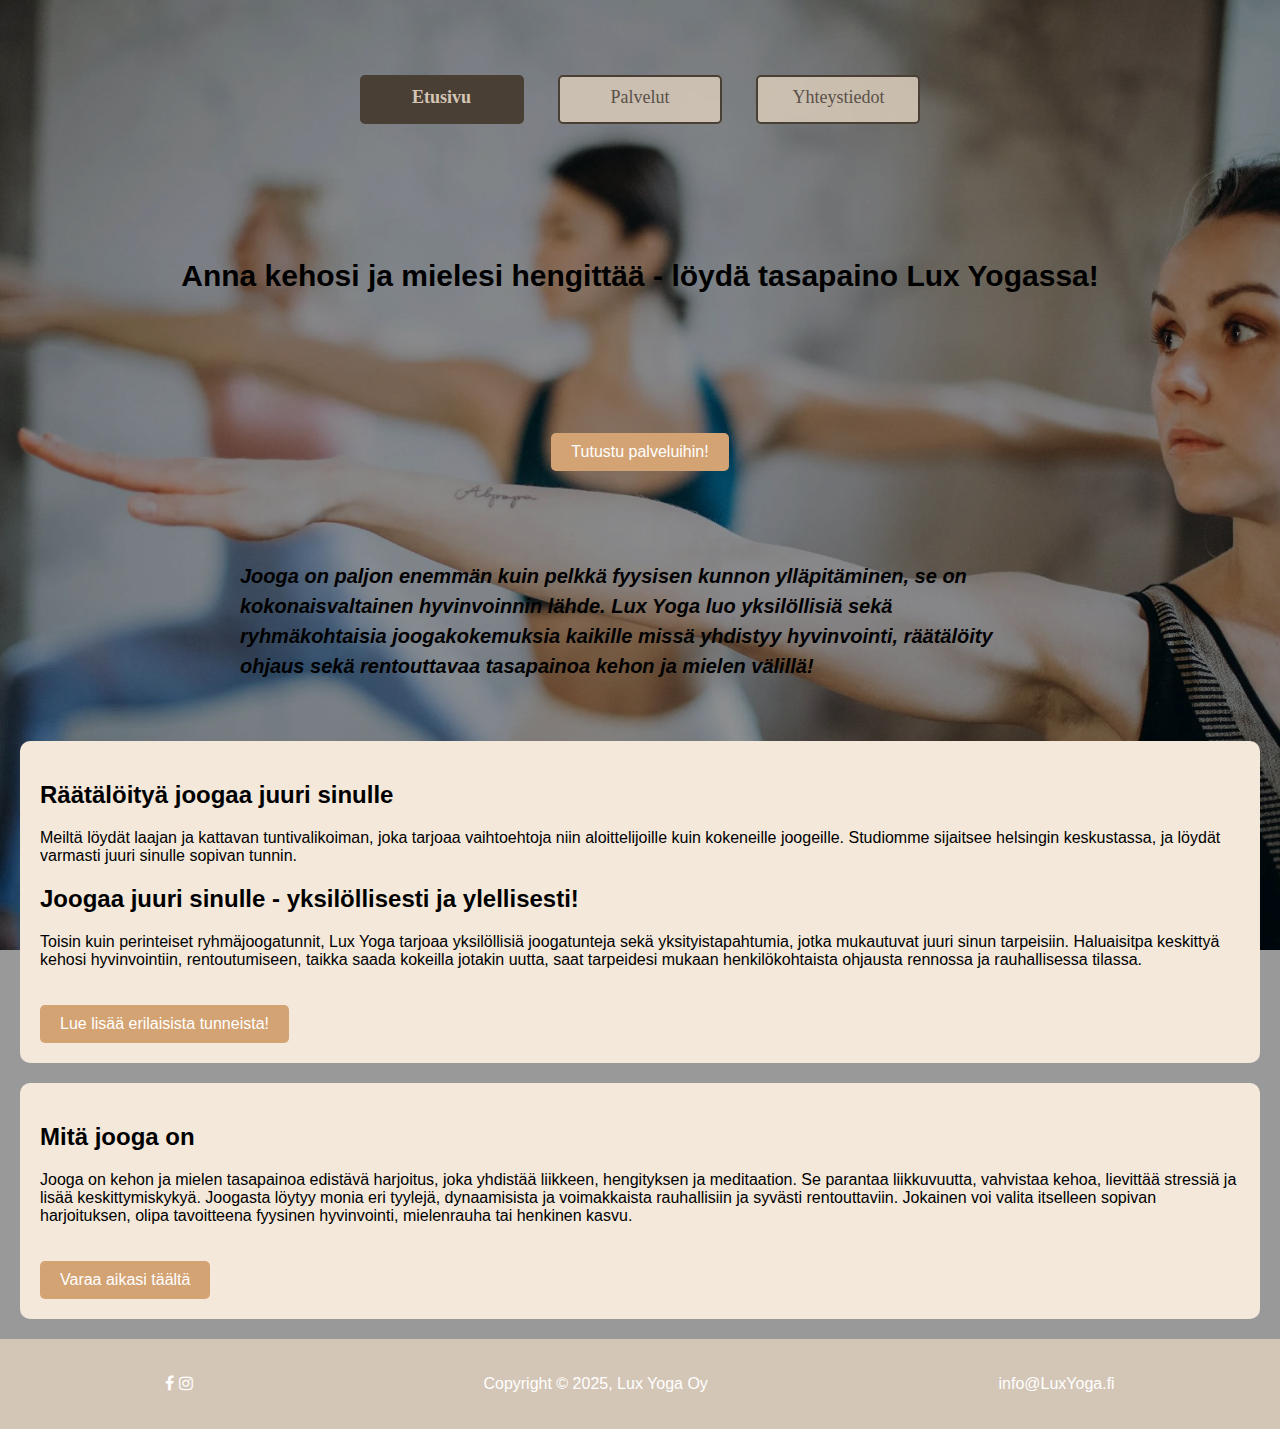
<file: index.html>
<!DOCTYPE html>
<html lang="fi">
<head>
    <title>Helsingin parhain joogastudio - Lux Yoga</title>
    <meta charset="UTF-8">
    <meta name="viewport" content="width=device-width, initial-scale=1.0">
    <meta name="robots" content="noindex">
    <meta name="googlebot" content="noindex">
    <link rel="stylesheet" href="styles.css">
    <link rel="stylesheet" href="https://cdnjs.cloudflare.com/ajax/libs/font-awesome/4.7.0/css/font-awesome.min.css">
</head>
<body class="etusivu-body">
    <header id="etusivu">
        <nav>
            <a href="index.html" class="active">Etusivu</a>
            <a href="palvelut.html">Palvelut</a>
            <a href="yhteystiedot.html">Yhteystiedot</a>
        </nav>
        <h1 id="slogan">Anna kehosi ja mielesi hengittää - löydä tasapaino Lux Yogassa!</h1>
        <a href="palvelut.html" class="toimintakehote">Tutustu palveluihin!</a>

    </header>
    <div class="sisalto">
        <h1 class="esittely">
            Jooga on paljon enemmän kuin pelkkä fyysisen kunnon ylläpitäminen, se on kokonaisvaltainen hyvinvoinnin
            lähde.
            Lux Yoga luo yksilöllisiä sekä ryhmäkohtaisia joogakokemuksia kaikille missä yhdistyy hyvinvointi,
            räätälöity ohjaus sekä
            rentouttavaa tasapainoa kehon ja mielen välillä!
        </h1>

    </div>
    <section class="grid-container" id="paasivu">
        <div class="grid-teksti1">
            <h2>Räätälöityä joogaa juuri sinulle</h2>
            <p>
                Meiltä löydät laajan ja kattavan tuntivalikoiman, joka tarjoaa vaihtoehtoja niin aloittelijoille kuin
                kokeneille joogeille. Studiomme sijaitsee helsingin keskustassa, ja löydät varmasti juuri sinulle
                sopivan tunnin.
            </p>

            <h2>Joogaa juuri sinulle - yksilöllisesti ja ylellisesti!</h2>
            <p>
                Toisin kuin perinteiset ryhmäjoogatunnit, Lux Yoga tarjoaa yksilöllisiä joogatunteja sekä
                yksityistapahtumia, jotka mukautuvat juuri sinun tarpeisiin. Haluaisitpa
                keskittyä kehosi hyvinvointiin, rentoutumiseen, taikka saada kokeilla jotakin
                uutta, saat tarpeidesi mukaan henkilökohtaista ohjausta rennossa ja rauhallisessa tilassa.

            </p>
            <a href="palvelut.html" class="toimintakehote">Lue lisää erilaisista tunneista!</a>
        </div>
        <div class="grid-teksti2">
            <h2>Mitä jooga on</h2>
            <p>
                Jooga on kehon ja mielen tasapainoa edistävä harjoitus, joka yhdistää liikkeen, hengityksen ja
                meditaation. Se parantaa liikkuvuutta, vahvistaa kehoa,
                lievittää stressiä ja lisää keskittymiskykyä. Joogasta löytyy monia eri tyylejä, dynaamisista ja
                voimakkaista rauhallisiin ja syvästi rentouttaviin.
                Jokainen voi valita itselleen sopivan harjoituksen, olipa tavoitteena fyysinen hyvinvointi, mielenrauha
                tai henkinen kasvu.
            </p>
            <a href="yhteystiedot.html" class="toimintakehote">Varaa aikasi täältä</a>
        </div>
    </section>
    <footer class="flex">
        <div>
            <a href="https://www.facebook.com"><i class="fa fa-facebook"></i></a>
            <a href="https://www.instagram.com"><i class="fa fa-instagram"></i></a>
        </div>
        <div>
            <p>Copyright © 2025, Lux Yoga Oy</p>
        </div>
        <div>
            <p><a href="mailto:info@LuxYoga.fi">info@LuxYoga.fi</a></p>
        </div>
    </footer>
</body>

</html>
</file>
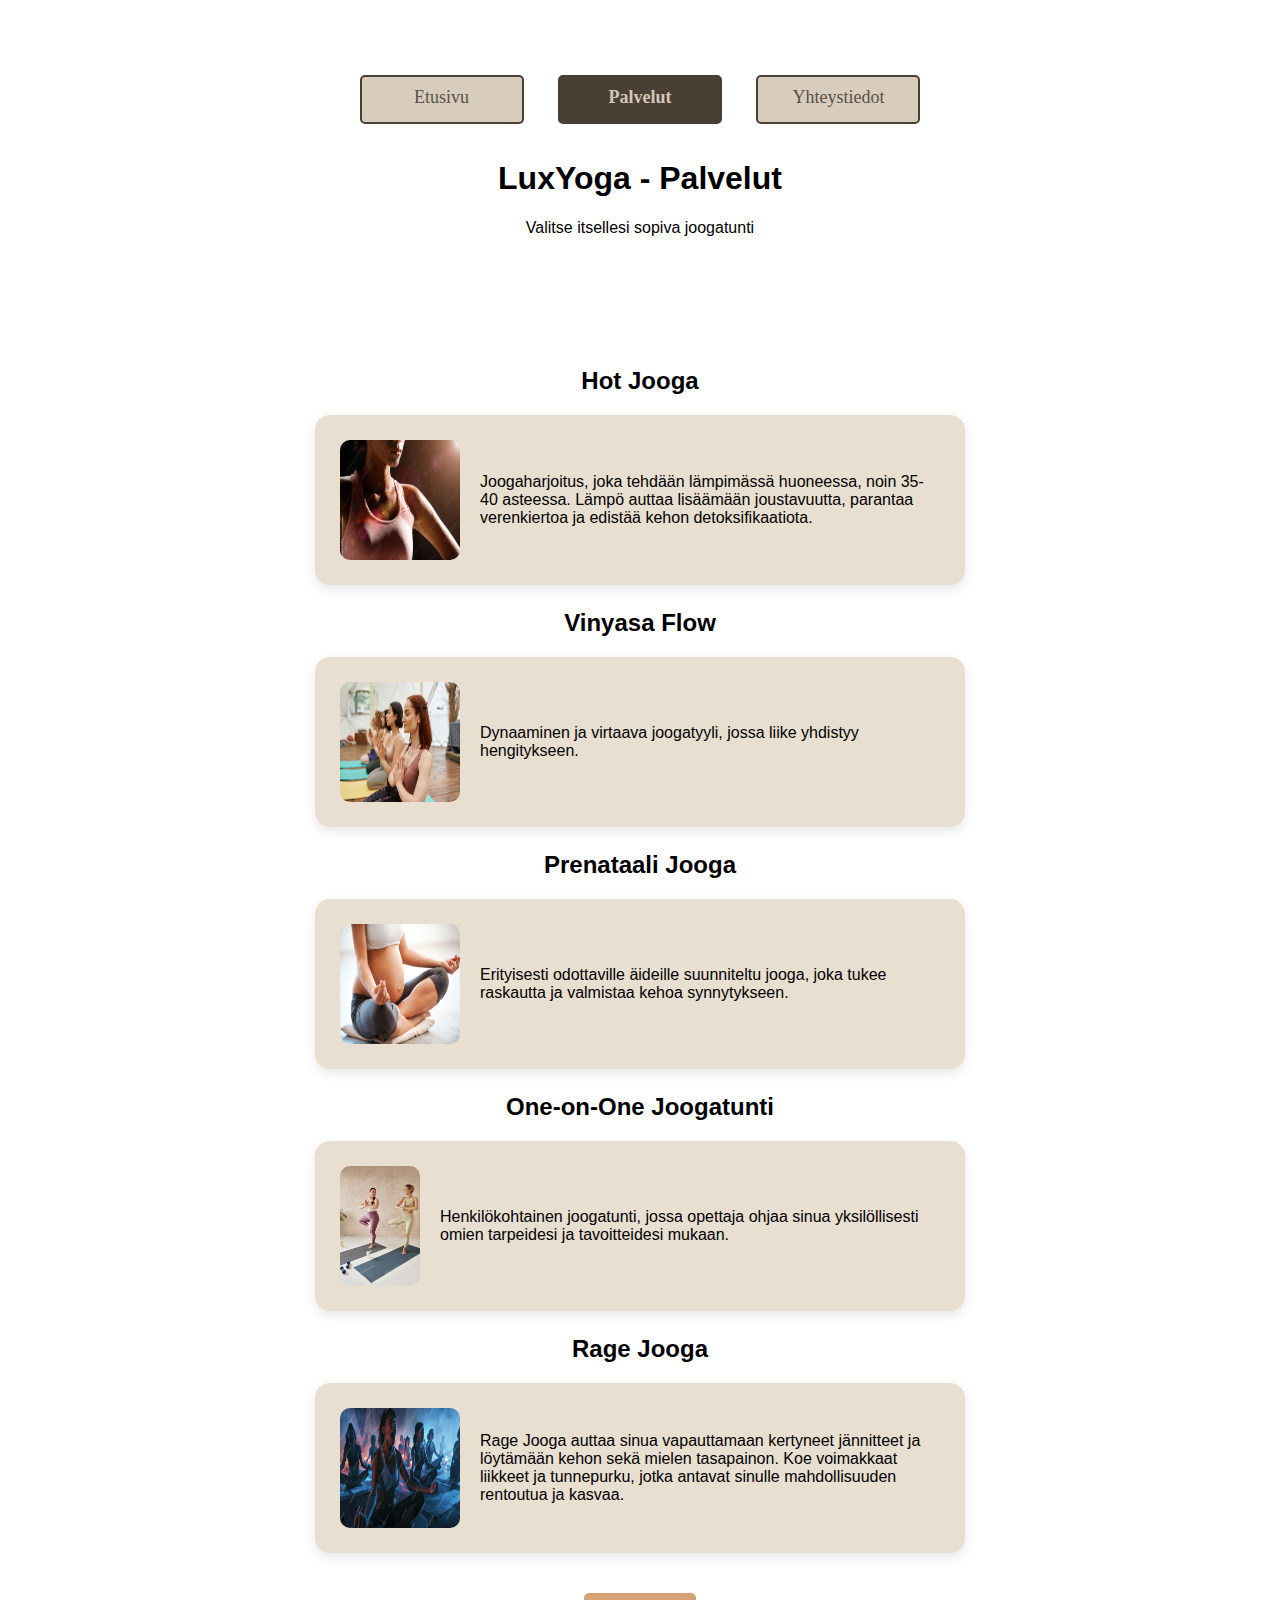
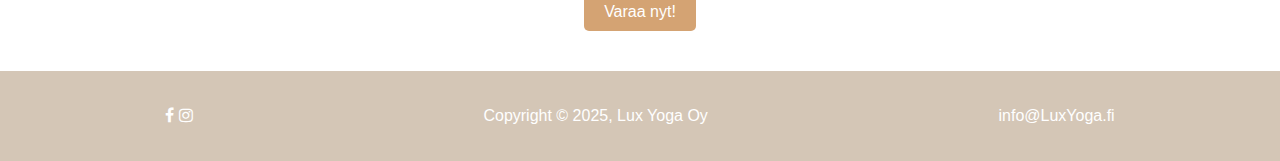
<file: palvelut.html>
<!DOCTYPE html>
<html lang="fi">

<head>
    <title>Palvelut</title>
    <meta charset="UTF-8">
    <meta name="viewport" content="width=device-width, initial-scale=1.0">
    <meta name="robots" content="noindex">
    <meta name="googlebot" content="noindex">
    <link rel="stylesheet" href="styles.css">
    <link rel="stylesheet" href="https://cdnjs.cloudflare.com/ajax/libs/font-awesome/4.7.0/css/font-awesome.min.css">
</head>
    <body class="Palvelut">
        <header id="Palvelut">
            <nav>
                <a href="index.html">Etusivu</a>
                <a href="palvelut.html" class="active">Palvelut</a>
                <a href="yhteystiedot.html">Yhteystiedot</a>
            </nav>
            <h1>LuxYoga - Palvelut</h1>
            <p>Valitse itsellesi sopiva joogatunti</p>
        </header>
    
        <div class="container">
            <section id="palvelut">
                <div class="card-wrapper">
                    <h3 class="card-title">Hot Jooga</h3>
                    <div class="card">
                        <div class="card-text">
                            <p>Joogaharjoitus, joka tehdään lämpimässä huoneessa, noin 35-40 asteessa. Lämpö auttaa lisäämään
                                joustavuutta, parantaa verenkiertoa ja edistää kehon detoksifikaatiota.</p>
                        </div>
                        <img src="kuvat/hotjooga.jpg" alt="Hiessä oleva nainen">
                    </div>
                </div>
                <div class="card-wrapper">
                    <h3 class="card-title">Vinyasa Flow</h3>
                    <div class="card">
                        <div class="card-text">
                            <p>Dynaaminen ja virtaava joogatyyli, jossa liike yhdistyy hengitykseen.</p>
                        </div>
                        <img src="kuvat/vinyasajooga.jpg" alt="Monta naista joogaamassa">
                    </div>
                </div>
    
                <div class="card-wrapper">
                    <h3 class="card-title">Prenataali Jooga</h3>
                    <div class="card">
                        <div class="card-text">
                            <p>Erityisesti odottaville äideille suunniteltu jooga, joka tukee raskautta ja valmistaa kehoa
                                synnytykseen.</p>
                        </div>
                        <img src="kuvat/prenataalijooga.jpg" alt="Raskaana oleva nainen jooga-asennossa">
                    </div>
                </div>
    
                <div class="card-wrapper">
                    <h3 class="card-title">One-on-One Joogatunti</h3>
                    <div class="card">
                        <div class="card-text">
                            <p>Henkilökohtainen joogatunti, jossa opettaja ohjaa sinua yksilöllisesti omien tarpeidesi ja
                                tavoitteidesi mukaan.</p>
                        </div>
                        <img src="kuvat/1on1jooga.jpg" alt="Kaksi naista tekemässä joogaa yhdessä">
                    </div>
                </div>
    
                <div class="card-wrapper">
                    <h3 class="card-title">Rage Jooga</h3>
                    <div class="card">
                        <div class="card-text">
                            <p>Rage Jooga auttaa sinua vapauttamaan kertyneet jännitteet ja löytämään kehon sekä mielen tasapainon.
                                Koe voimakkaat liikkeet ja tunnepurku, jotka antavat sinulle mahdollisuuden rentoutua ja kasvaa.</p>
                        </div>
                        <img src="kuvat/ragejooga.jpg" alt="Huutava nainen jooga asennossa">
                    </div>
                </div>
    

            <a href="yhteystiedot.html" class="toimintakehote">Varaa nyt!</a>
        </section>
    </div>
    <footer class="flex">
        <div>
            <a href="https://www.facebook.com"><i class="fa fa-facebook"></i></a>
            <a href="https://www.instagram.com"><i class="fa fa-instagram"></i></a>
        </div>
        <div>
            <p>Copyright © 2025, Lux Yoga Oy</p>
        </div>
            <p><a href="mailto:info@LuxYoga.fi">info@LuxYoga.fi</a></p>
        </footer>
</file>
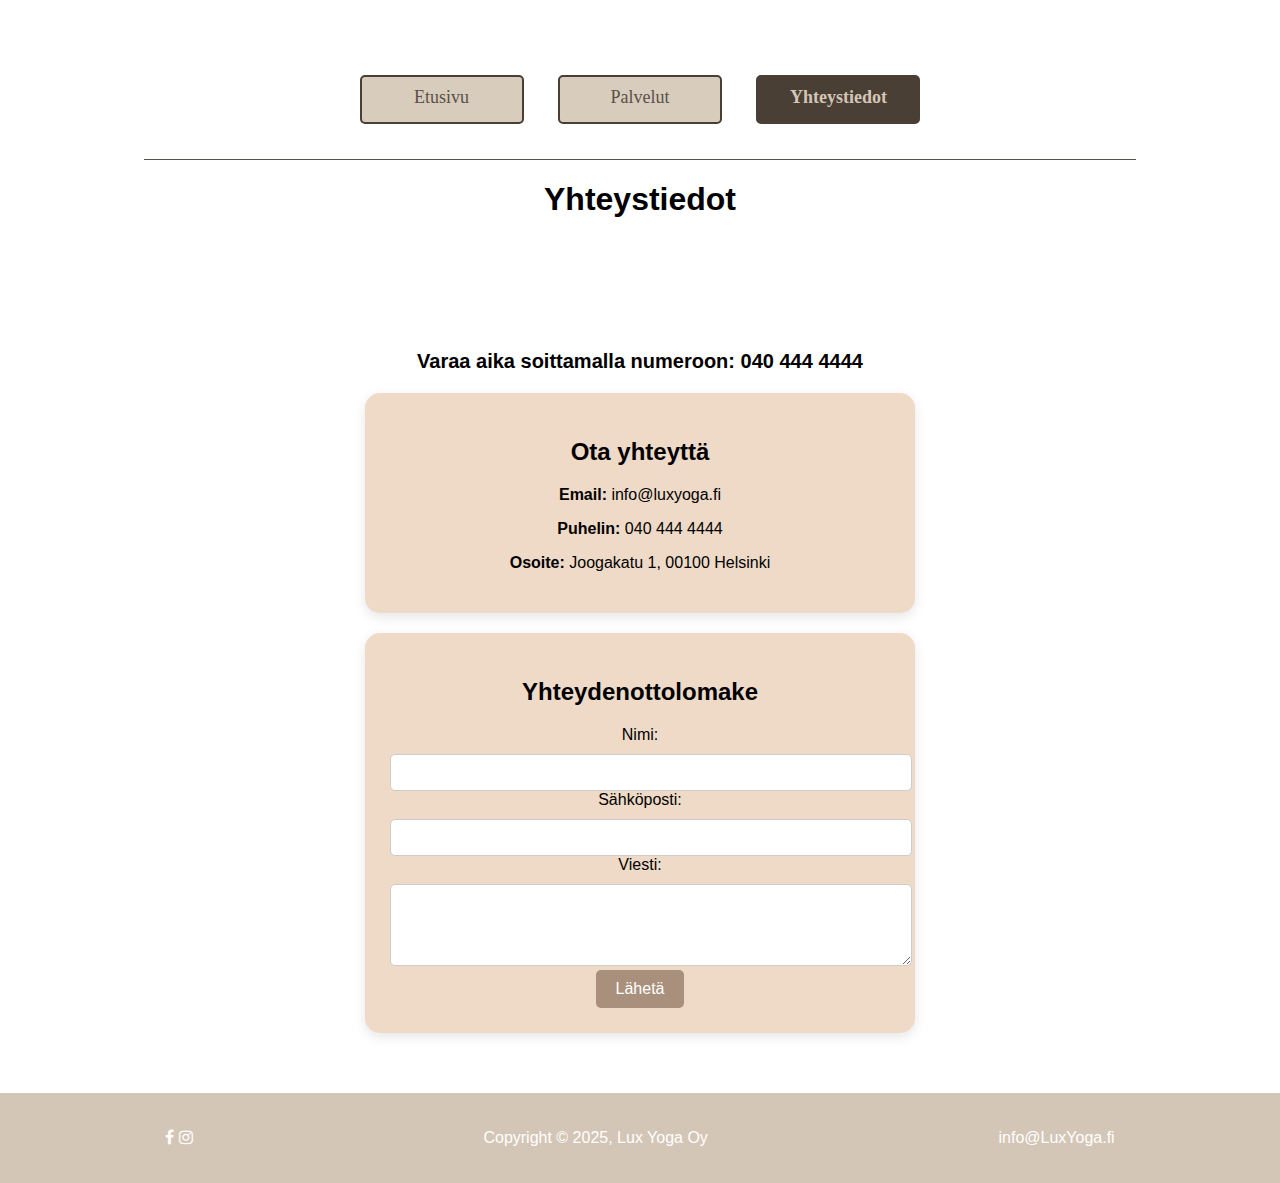
<file: yhteystiedot.html>
<!DOCTYPE html>
<html lang="fi">
<head>
    <title>LuxYoga - Yhteystiedot</title>
    <meta charset="UTF-8">
    <meta name="viewport" content="width=device-width, initial-scale=1.0">
    <meta name="robots" content="noindex">
    <meta name="googlebot" content="noindex">
    <link rel="stylesheet" href="styles.css">
    <link rel="stylesheet" href="https://cdnjs.cloudflare.com/ajax/libs/font-awesome/4.7.0/css/font-awesome.min.css">
  
</head>
  <header>
      <nav>
          <a href="index.html">Etusivu</a>
          <a href="palvelut.html">Palvelut</a>
          <a href="yhteystiedot.html" class="active">Yhteystiedot</a>
      </nav>
      <hr>
      <h1>Yhteystiedot</h1>
  </header>
  <div class="container">
      <p class="call-to-action"><strong>Varaa aika soittamalla numeroon:</strong> 040 444 4444</p>
     
      <div class="contact-info">
          <h2>Ota yhteyttä</h2>
          <p><strong>Email:</strong> info@luxyoga.fi</p>
          <p><strong>Puhelin:</strong> 040 444 4444</p>
          <p><strong>Osoite:</strong> Joogakatu 1, 00100 Helsinki</p>
      </div>
     
      <div class="contact-form">
          <h2>Yhteydenottolomake</h2>
          <form action="#" method="post">
              <label for="name">Nimi:</label>
              <input type="text" id="name" name="name" required>
             
              <label for="email">Sähköposti:</label>
              <input type="email" id="email" name="email" required>
             
              <label for="message">Viesti:</label>
              <textarea id="message" name="message" rows="4" required></textarea>
             
              <button type="submit">Lähetä</button>
          </form>
      </div>
  </div>


  <footer class="flex">
    <div>
        <a href="https://www.facebook.com"><i class="fa fa-facebook"></i></a>
        <a href="https://www.instagram.com"><i class="fa fa-instagram"></i></a>
    </div>
    <div>
        <p>Copyright © 2025, Lux Yoga Oy</p>
    </div>
    <div>
        <p><a href="mailto:info@LuxYoga.fi">info@LuxYoga.fi</a></p>
    </div>
</footer>
</body>
</html>
</file>
<file: styles.css>
/* Yleiset tyylit */
body {
    font-family: 'Verdana', 'Geneva', 'Tahoma', sans-serif;
    margin: 0;
    padding: 0;
}

/*Etusivun tyylit */
.etusivu-body {
    color: black;
    background-color: rgba(0, 0, 0, 0.4);
    background-image: url(kuvat/taustakuva1.jpg);
    background-blend-mode: darken;
    background-position: center;
    background-size: cover;
    background-repeat: no-repeat;
    height: 900px;
}

/* Etusivun näyttökoot */
/*mobiilikoko*/
@media(max-width:600px) {
    .etusivu-body {
        background-image: url(kuvat/taustakuva1.jpg);
        background-size: cover;
        height: 400px;
    }

    nav a {
        font-size: 15px;
        width: 100px;
        height: 20px;
        padding: 7px;
        margin: 3px 5px;
    }

    .slogan {
        font-size: 30px;
        padding: 20px;
    }
}

/*tablettikoko*/
@media screen and(min-width: 600px) {
    .etusivu-body {
        background-image: url(kuvat/taustakuva1.jpg);
        background-size: cover;
        height: 600px;
    }
    nav a {
        font-size: 15px;
        width: 100px;
        height: 20px;
        padding: 7px;
        margin: 3px 5px;
    }
    .slogan {
        font-size: 40px;
        padding-top: 100px;
        padding-bottom: 20px;
        padding-left: 50px;
        padding-right: 50px;
    }
}
/*suuri näyttö*/
@media screen and (min-width:1200px) {
    .etusivu-body {
        background-image: url(kuvat/taustakuva1.jpg);
        background-size: cover;
        height: 950px;
    }

    nav a {
        font-size: 20px;
        width: 130px;
        height: 25px;
        padding: 10px;
        margin: 5px 20px;
    }

    .slogan {
        font-size: 65px;
        padding-top: 150px;
        padding-bottom: 20px;
        padding-left: 200px;
        padding-right: 200px;
    }
}


/* päävalikko*/
nav {
    background-color: transparent;
    padding: 15px;
    text-align: center;
}

/* Päävalikko */
nav a {
    background: rgba(212, 198, 182, 0.9);
    font-family: Georgia, serif;
    color: #4A3F35;
    text-decoration: none;
    display: inline-block;
    padding: 10px 15px;
    border: 2px solid #4A3F35;
    border-radius: 5px;
    transition: all 0.3s ease-in-out;
}

nav a.active {
    background-color: #4A3F35;
    color: #D4C6B6;
    font-weight: bold;
}

nav a:hover {
    color: #D4C6B6;
    background-color: #4A3F35;
}

#valittu {
    color: #4A3F35;
    background-color: rgba(244, 230, 215, 0.8);
}

/* Otsikkoalue */
header {
    text-align: center;
    padding: 50px 20px;
}

#slogan {
    color: black;
    font-size: 30px;
    padding: 100px 50px;
    text-align: center;
    position: relative;
    background: none;
}

/* Sisältöalue */
.sisalto {
    text-align: center;
    padding: 20px;
}

.esittely {
    font-style: italic;
    font-size: 20px;
    text-align: left;
    font-weight:bold;
    margin: 20px auto;
    max-width: 800px;
    line-height: 1.5;
}

/* Grid-rakenne */
.grid-container {
    display: grid;
    grid-template-columns: 1fr;
    gap: 20px;
    padding: 20px;
}

.grid-teksti1,
.grid-teksti2 {
    padding: 20px;
    background-color: #f4e8da;
    border-radius: 10px;
}

/* Kutsupainikkeet */
.toimintakehote {
    display: inline-block;
    background-color: #d4a373;
    color: white;
    padding: 10px 20px;
    text-decoration: none;
    border-radius: 5px;
    margin-top: 20px;
}

.toimintakehote:hover {
    background-color: #b8865c;
}

/* Footer */
footer {
    text-align: center;
    background-color: #d4a373;
    padding: 20px;
    color: white;
}

footer a {
    color: white;
    text-decoration: none;
}

footer a:hover {
    text-decoration: underline;
}

.flex {
    display: flex;
    justify-content: space-around;
    align-items: center;
    flex-wrap: wrap;
}

/*palvelu-sivun tyylit*/
.palvelusivu-body {
    background-color: #dfcbb8;
    color: #5a5148;
    font-family: Verdana, Geneva, Tahoma, sans-serif;
    height: 900px;
    margin: 0;
    padding: 0;
}

/* Palvelusivun näyttökoot */
/*mobiilikoko*/
@media (max-width: 600px) {
    .palvelusivu-body {
        background-color: #e6c3a6;
        padding: 20px;
    }

    .palvelut-header {
        font-size: 30px;
        padding: 20px;
    }

    .card {
        flex-direction: column;
        text-align: center;
    }

    .card img {
        margin-bottom: 10px;
        margin-right: 0;
    }
}

/*tablettikoko*/
@media screen and (min-width: 600px) {
    .palvelusivu-body {
        background-color: #e6c3a6;
        padding: 30px;
    }

    .palvelut-header {
        font-size: 36px;
        padding: 40px;
    }

    .container {
        width: 90%;
    }
}

/*suuri näyttö*/
@media screen and (min-width:1200px) {
    .palvelusivu-body {
        background-color: #e6c3a6;
        padding: 50px;
    }

    .palvelut-header {
        font-size: 50px;
        padding: 50px;
    }

    .palvelut-header {
        text-align: center;
        padding: 50px 20px;
    }

    .container {
        width: 80%;
    }
}

header nav {
    text-align: center;
    margin-top: 10px;
}

header nav a {
    text-decoration: none;
    color: #5a5148;
    margin: 0 15px;
    font-size: 18px;
}

header nav a:hover {
    color: #a8907c;
}

.container {
    width: 80%;
    margin: auto;
    padding: 40px 0;
    text-align: center;
}

.card {
    display: flex;
    flex-direction: row-reverse;
    align-items: center;
    background-color: #e8dfd0;
    padding: 25px;
    margin: 20px auto;
    border-radius: 15px;
    box-shadow: 0 4px 12px rgba(0, 0, 0, 0.1);
    max-width: 600px;
    text-align: left;
}

.card-title {
    font-size: 24px;
    font-weight: bold;
    margin-bottom: 10px;
    text-align: center;
}

.card img {
    width: 120px;
    height: 120px;
    border-radius: 10px;
    margin-right: 20px;
}

.card.card-text {
    flex: 1;
}

.button {
    display: inline-block;
    background-color: #a8907c;
    color: white;
    padding: 10px 20px;
    margin-top: 10px;
    text-decoration: none;
    border-radius: 10px;
    font-size: 16px;
}

.button:hover {
    background-color: #8c7a66;
}

footer {
    text-align: center;
    padding: 20px;
    background: #d4c6b6;
}

/*yhteystiedot-sivun tyyli*/
.yhteystiedot-body {
    background-color:#dfcbb8;
    color: #5a5148;
    font-family: Verdana, Geneva, Tahoma, sans-serif;
    margin: 0;
    padding: 0;
}

/*Äyhteystiedot-sivun näyttökoot*/
/*mobiilikoko*/
@media (max-width: 600px) {
    .yhteystiedot-body {
        background-color: #d4a373;
        padding: 20px;
    }

    .yhteystiedot-header {
        font-size: 24px;
        padding: 15px;
    }

    header nav a {
        font-size: 14px;
        margin: 0 10px;
    }

    .container {
        width: 95%;
        padding: 20px;
    }

    .contact-info,
    .contact-form {
        max-width: 100%;
        padding: 15px;
    }

    p.call-to-action {
        font-size: 18px;
    }

    input,
    textarea {
        padding: 8px;
    }

    button {
        font-size: 14px;
        padding: 8px 16px;
    }

    footer {
        padding: 15px;
    }
}

/* Tablettikoko */
@media (min-width: 600px) {
    .yhteystiedot-body {
        background-color: #d4a373;
        padding: 30px;
    }

    .yhteystiedot-header {
        font-size: 28px;
        padding: 20px;
    }

    header nav a {
        font-size: 16px;
        margin: 0 12px;
    }

    .container {
        width: 90%;
    }

    .contact-info,
    .contact-form {
        max-width: 450px;
        padding: 20px;
    }

    p.call-to-action {
        font-size: 20px;
    }
}

/* Suuri näyttö (min-width: 1200px) */
@media (min-width: 1200px) {
    .yhteystiedot-body {
        background-color: #d4a373;
        padding: 50px;
    }

    .yhteystiedot-header {
        font-size: 32px;
        padding: 25px;
    }

    header nav a {
        font-size: 18px;
        margin: 0 15px;
    }

    .container {
        width: 80%;
    }

    .contact-info, .contact-form {
        max-width: 500px;
        padding: 25px;
    }

    p.call-to-action {
        font-size: 22px;
    }
}

.yhteystiedot-header {
    background: #d4c6b6;
    color: #5a5148;
    padding: 20px 0;
    text-align: center;
}

header nav a {
    text-decoration: none;
    color: #5a5148;
    margin: 0 15px;
    font-size: 18px;
}

hr {
    border: 0;
    height: 1px;
    background: #5a5148;
    margin: 20px auto;
    width: 80%;
}

.container {
    width: 80%;
    margin: auto;
    padding: 40px 0;
    text-align: center;
}

.contact-info,
.contact-form {
    background: #eedac7;
    padding: 25px;
    margin: 20px auto;
    border-radius: 15px;
    box-shadow: 0 4px 12px rgba(0, 0, 0, 0.1);
    max-width: 500px;
}

p.call-to-action {
    font-size: 20px;
    font-weight: bold;
}

input,
textarea {
    width: 100%;
    padding: 10px;
    margin-top: 10px;
    border: 1px solid #ccc;
    border-radius: 5px;
}

button {
    background-color: #a8907c;
    color: white;
    padding: 10px 20px;
    border: none;
    border-radius: 5px;
    font-size: 16px;
    cursor: pointer;
}

footer {
    text-align: center;
    padding: 20px;
    background: #d4c6b6;
}
</file>
